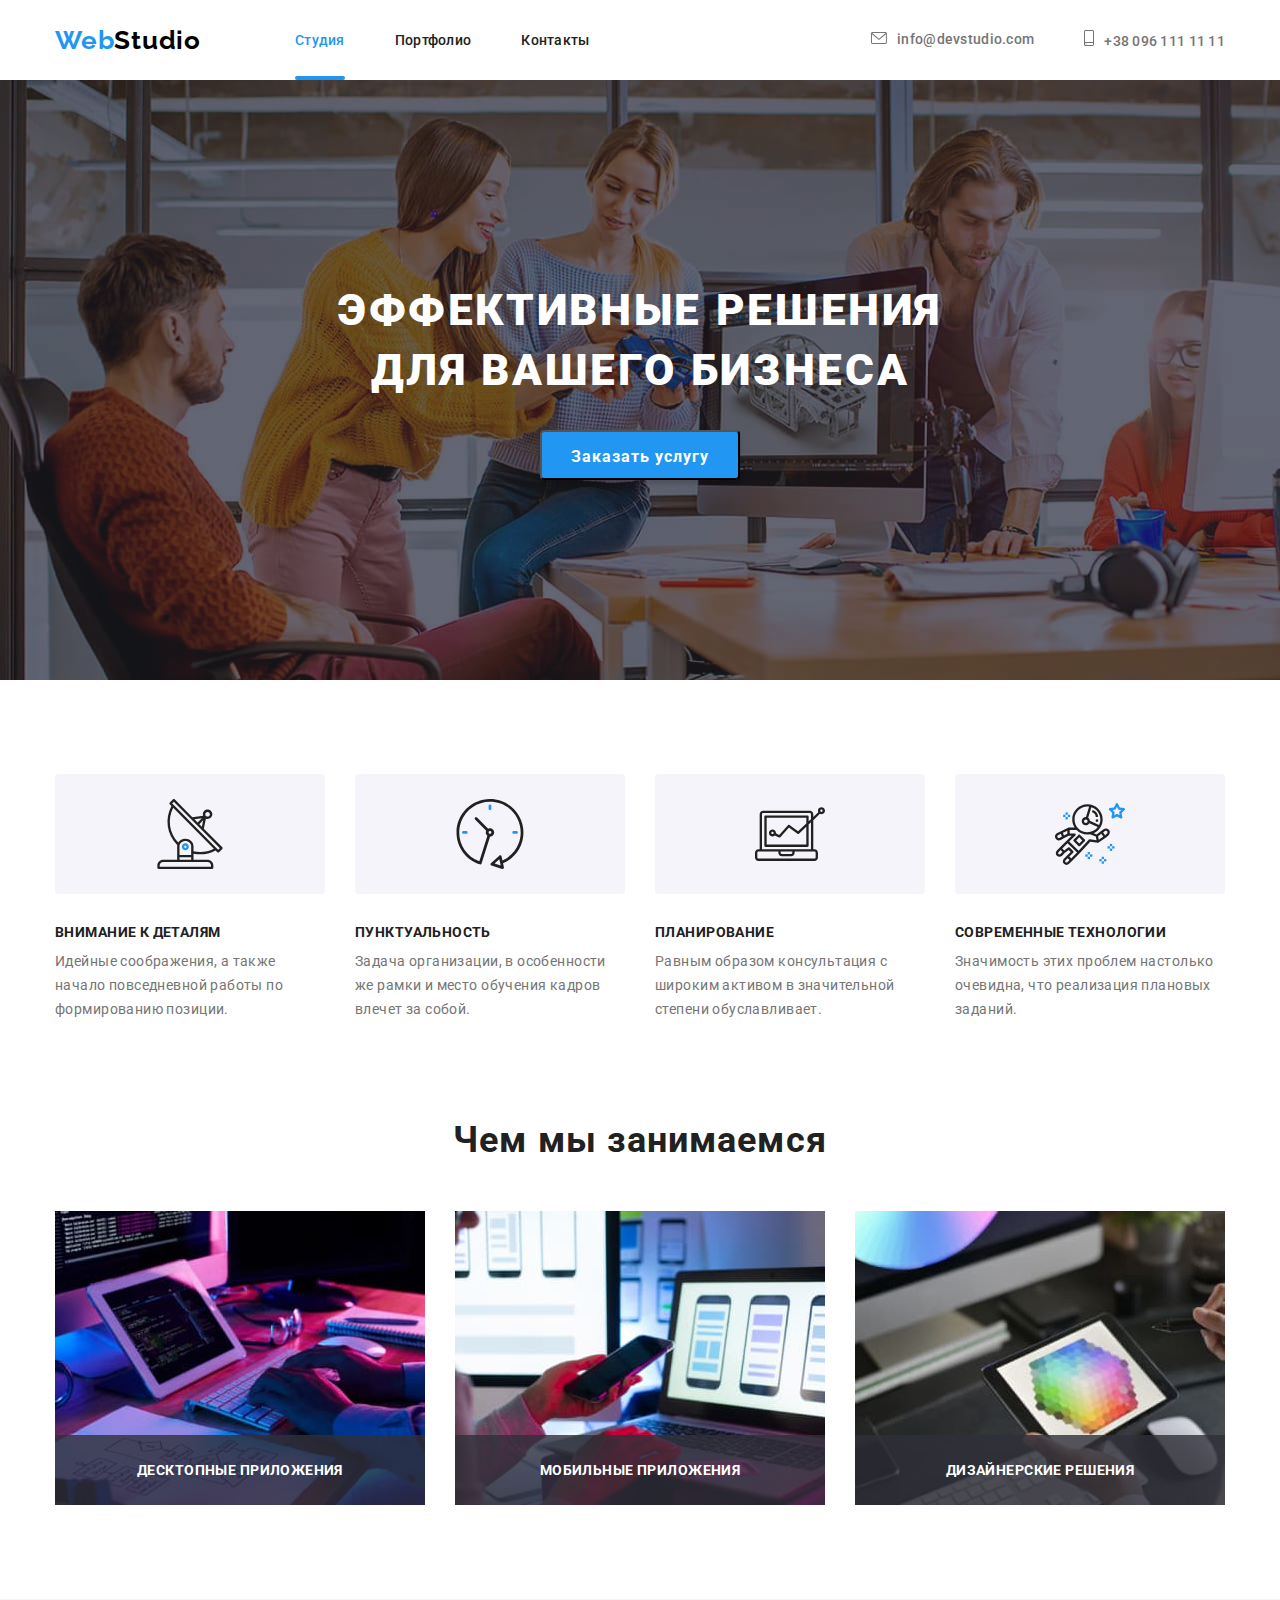
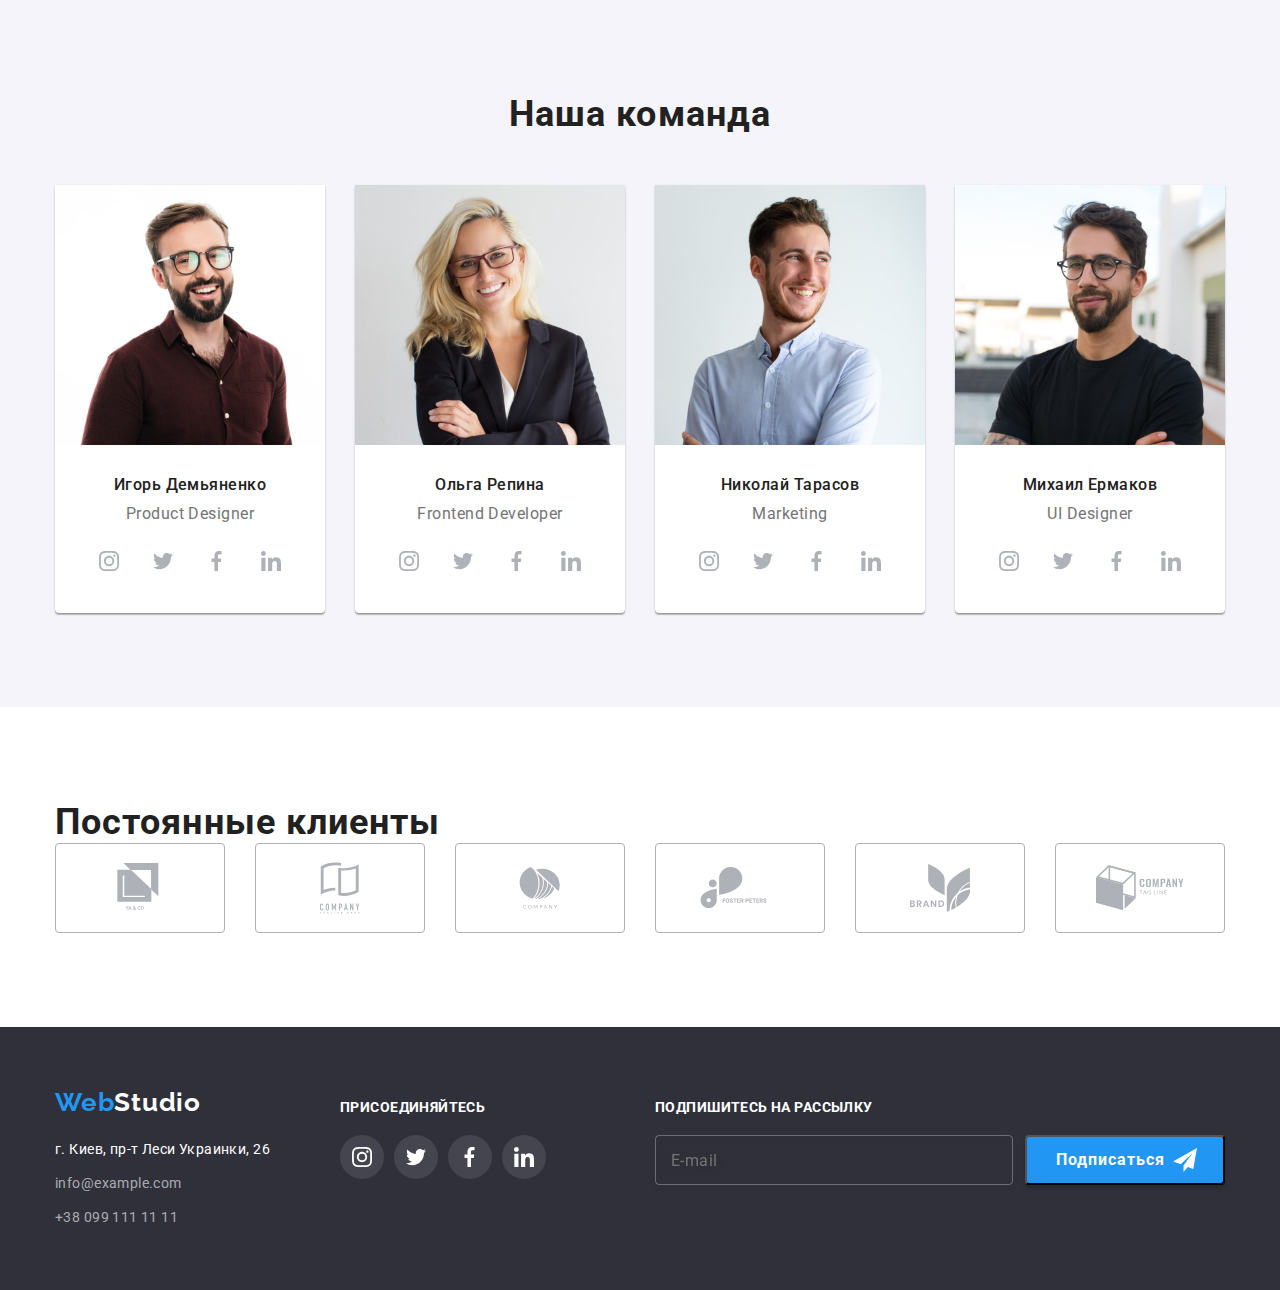
<file: index.html>
<!DOCTYPE html>
<html lang="ru">

<head>
    <meta charset="UTF-8">
    <meta name="viewport" content="width=device-width, initial-scale=1.0">
    <title>WebStudio</title>
    <link rel="stylesheet" href="https://cdnjs.cloudflare.com/ajax/libs/modern-normalize/1.0.0/modern-normalize.css">
    <link href="https://fonts.googleapis.com/css2?family=Raleway:wght@700&family=Roboto:wght@400;500;700;900&display=swap" rel="stylesheet">
    <link rel="stylesheet" href="./css/main.css">
</head>

<body>
    <!--HEADER-->
    <header class="header">
        <div class="container">
            <nav class="navigation">
                <a class="logo link" href="./index.html"> <span class="color-logo">Web</span>Studio</a>
                <ul class="navigation-list">
                  <li class="navigation-list-item list">
                      <a class="navigation-list-link current link" href="./index.html">Студия</a>
                  </li>
                  <li class="navigation-list-item list">
                      <a class="navigation-list-link link" href="./portfolio.html"> Портфолио</a>
                  </li>
                  <li class="navigation-list-item list">
                      <a class="navigation-list-link link" href=""> Контакты</a>
                  </li>
                </ul>
            </nav>
            <address class="address">
                <ul class="adress-links">
                    <li class="adress-links-item list">
                        <a class="header-address-link link header-mail " href="mailto:info@devstudio.com">
                            <svg class="mail-link-svg">
                                <use href="./images/sprite.svg#icon-mail"></use>
                            </svg>info@devstudio.com
                        </a>
                    </li>
                    <li class="adress-links-item list "> 
                        <a class="header-address-link link heder-smartphone" href="tel:+380961111111">
                            <svg class="smartphone-link-svg">
                                <use href="./images/sprite.svg#icon-smartphone"></use>
                            </svg>+38 096 111 11 11
                        </a>
                    </li>
                </ul>
            </address>
        </div>
    </header>

    <main>
        <!--HERO-->
        <section class="hero">
            <div class="container">
                <h1 class="hero-title ">Эффективные решения для вашего бизнеса</h1>
                <button class="modal-btn" type="button" data-modal-open>Заказать услугу</button>
            </div>
        </section>
        
        
        <!--FEUTER-->
        <section class="feauter-section-section">
           <div class="container">
             <h2 class="feauter-title-hidden visually-hidden">Особенности</h2>
             <ul class="feauter-list list">
               <li class="feauter-list-item icon-antena">
                  <h3 class="feauter-title">Внимание к деталям</h3>
                  <p class="feauter-description">Идейные соображения, а также начало повседневной работы по формированию позиции.</p>
               </li>
               <li class="feauter-list-item icon-clock">
                  <h3 class="feauter-title">Пунктуальность</h3>
                  <p class="feauter-description">Задача организации, в особенности же рамки и место обучения кадров влечет за собой.</p>
               </li>
               <li class="feauter-list-item icon-vector">
                  <h3 class="feauter-title">Планирование</h3>
                  <p class="feauter-description">Равным образом консультация с широким активом в значительной степени обуславливает.</p>
               </li>
               <li class="feauter-list-item icon-astronaut">
                 <h3 class="feauter-title">Современные технологии</h3>
                  <p class="feauter-description">Значимость этих проблем настолько очевидна, что реализация плановых заданий.</p>
               </li>
             </ul>
           </div>
        </section>

        <!--ABOUT US -->
        <section class="about-section-section">
            <div class="container">
                <h2 class="title">Чем мы занимаемся</h2>
                <ul class="about-list list">
                    <li class="about-list-item">
                        <img class="about-list-img" src="./images/about-us/web1.jpg" alt="человек пишет код" width="370" height="294">
                        <div class="label">
                            <p class="label-text">Десктопные приложения</p>
                        </div>
                    </li>
                    <li class="about-list-item">
                        <img class="about-list-img" src="./images/about-us/web2.jpg" alt="выбор дизайна на телефоне" width="370" height="294">
                        <div class="label">
                            <p class="label-text">Мобильные приложения</p>
                        </div> 
                    </li>
                    <li class="about-list-item">
                        <img class="about-list-img" src="./images/about-us/web3.jpg" alt="цветовая диаграмма" width="370" height="294">
                        <div class="label">
                            <p class="label-text">Дизайнерские решения</p>
                        </div> 
                    </li>
                </ul>
            </div>
        </section>

        <!--OUR TEAM--> 
        <section class="team-section">
            <div class="container">
                <h2 class="title">Наша команда</h2>
                <ul class="team-list list">
                    <li class="team-list-item background">
                        <img class="team-list-img" src="./images/our-team/team1.jpg" alt="мужщина с бородой и в очках улыбается" width="270" height="260">
                        <h3 class="team-title">Игорь Демьяненко</h3>
                        <p class="team-subtitle" lang="en">Product Designer</p>
                        <ul class="social-list list">
                            <li class="social-list-item">
                                <a class="social-list-link" href="">
                                    <svg class="social-list-svg">
                                        <use href="./images/sprite.svg#icon-instagram"></use>
                                    </svg>
                                </a>
                            </li>
                            <li class="social-list-item">
                                <a class="social-list-link" href="">
                                    <svg class="social-list-svg">
                                        <use href="./images/sprite.svg#icon-twitter"></use>
                                    </svg>
                                </a>
                            </li>
                            <li class="social-list-item">
                                <a class="social-list-link" href="">
                                    <svg class="social-list-svg">
                                        <use href="./images/sprite.svg#icon-facebook"></use>
                                    </svg>
                                </a>
                            </li>
                            <li class="social-list-item">
                                <a class="social-list-link" href="">
                                    <svg class="social-list-svg">
                                        <use href="./images/sprite.svg#icon-linkedin"></use>
                                    </svg>
                                </a>
                            </li>
                        </ul>
                    </li>
                    <li class="team-list-item background">
                        <img class="team-list-img" src="./images/our-team/team2.jpg" alt="женщина в очках с длинными влосами улыбается" width="270" height="260">
                        <h3 class="team-title">Ольга Репина</h3>
                        <p class="team-subtitle" lang="en">Frontend Developer</p>
                        <ul class="social-list list">
                            <li class="social-list-item">
                                <a class="social-list-link" href="">
                                    <svg class="social-list-svg">
                                        <use href="./images/sprite.svg#icon-instagram"></use>
                                    </svg>
                                </a>
                            </li>
                            <li class="social-list-item">
                                <a class="social-list-link" href="">
                                    <svg class="social-list-svg">
                                        <use href="./images/sprite.svg#icon-twitter"></use>
                                    </svg>
                                </a>
                            </li>
                            <li class="social-list-item">
                                <a class="social-list-link" href="">
                                    <svg class="social-list-svg">
                                        <use href="./images/sprite.svg#icon-facebook"></use>
                                    </svg>
                                </a>
                            </li>
                            <li class="social-list-item">
                                <a class="social-list-link" href="">
                                    <svg class="social-list-svg">
                                        <use href="./images/sprite.svg#icon-linkedin"></use>
                                    </svg>
                                </a>
                            </li>
                        </ul>
                    </li>
                    <li class="team-list-item background">
                        <img class="team-list-img" src="./images/our-team/team3.jpg" alt="мужщина с небольшой бородой улыбается" width="270" height="260">
                        <h3 class="team-title">Николай Тарасов</h3>
                        <p class="team-subtitle" lang="en">Marketing</p>
                        <ul class="social-list list">
                            <li class="social-list-item">
                                <a class="social-list-link" href="">
                                    <svg class="social-list-svg">
                                        <use href="./images/sprite.svg#icon-instagram"></use>
                                    </svg>
                                </a>
                            </li>
                            <li class="social-list-item">
                                <a class="social-list-link" href="">
                                    <svg class="social-list-svg">
                                        <use href="./images/sprite.svg#icon-twitter"></use>
                                    </svg>
                                </a>
                            </li>
                            <li class="social-list-item">
                                <a class="social-list-link" href="">
                                    <svg class="social-list-svg">
                                        <use href="./images/sprite.svg#icon-facebook"></use>
                                    </svg>
                                </a>
                            </li>
                            <li class="social-list-item">
                                <a class="social-list-link" href="">
                                    <svg class="social-list-svg">
                                        <use href="./images/sprite.svg#icon-linkedin"></use>
                                    </svg>
                                </a>
                            </li>
                        </ul>
                    </li>
                    <li class="team-list-img background">
                        <img class="team-list-img" src="./images/our-team/team4.jpg" alt="мужщина с бородой и в очках" width="270" height="260">
                        <h3 class="team-title">Михаил Ермаков</h3>
                        <p class="team-subtitle" lang="en">UI Designer</p>
                        <ul class="social-list list">
                            <li class="social-list-item">
                                <a class="social-list-link" href="">
                                    <svg class="social-list-svg">
                                        <use href="./images/sprite.svg#icon-instagram"></use>
                                    </svg>
                                </a>
                            </li>
                            <li class="social-list-item">
                                <a class="social-list-link" href="">
                                    <svg class="social-list-svg">
                                        <use href="./images/sprite.svg#icon-twitter"></use>
                                    </svg>
                                </a>
                            </li>
                            <li class="social-list-item">
                                <a class="social-list-link" href="">
                                    <svg class="social-list-svg">
                                        <use href="./images/sprite.svg#icon-facebook"></use>
                                    </svg>
                                </a>
                            </li>
                            <li class="social-list-item">
                                <a class="social-list-link" href="">
                                    <svg class="social-list-svg">
                                        <use href="./images/sprite.svg#icon-linkedin"></use>
                                    </svg>
                                </a>
                            </li>
                        </ul>
                    </li>
                </ul>
            </div>
        </section>

        <!--CLIENT-->
        <section class="client">
            <div class="container">
                <h2 class="title">Постоянные клиенты</h2>
                <ul class="client-list list">
                    <li class="client-item">
                        <a class="client-item-link" href="">
                            <svg class="client-item-svg logo-a" >
                                <use  href="./images/sprite.svg#icon-logo1"></use>
                            </svg>
                        </a>
                    </li>
                    <li class="client-item">
                        <a class="client-item-link" href="">
                            <svg class="client-item-svg logo-b">
                                <use href="./images/sprite.svg#icon-logo2"></use>
                            </svg>
                        </a>
                    </li>
                    <li class="client-item">
                        <a class="client-item-link" href="">
                            <svg class="client-item-svg logo-c">
                                <use href="./images/sprite.svg#icon-logo3"></use>
                            </svg>
                        </a>
                    </li>
                    <li class="client-item">
                        <a class="client-item-link" href="">
                            <svg class="client-item-svg logo-d">
                                <use href="./images/sprite.svg#icon-logo4"></use>
                            </svg>
                        </a>
                    </li>
                    <li class="client-item">
                        <a class="client-item-link" href="">
                            <svg class="client-item-svg logo-e">
                                <use href="./images/sprite.svg#icon-logo5"></use>
                            </svg>
                        </a>
                    </li>
                    <li class="client-item">
                        <a class="client-item-link" href="">
                            <svg class="client-item-svg logo-f">
                                <use href="./images/sprite.svg#icon-logo6"></use>
                            </svg>
                        </a>
                    </li>
                </ul>

            </div>

        </section>
    </main>

    <!--FOOTER-->
    <footer class="footer-section">
        <div class="container">
            <div class="contact-footer">
                <a class="logo-footer link" href="./index.html"> <span class="color-logo">Web</span>Studio</a>
            <address class="address">
                <ul class="contact-list list">
                    <li class="contact-list-item">
                        <a class="contact-list-link-address link" href="https://goo.gl/maps/dNZS116eVoGT63r19" target="г. Киев, пр-т Леси Украинки, 26">г. Киев, пр-т Леси Украинки, 26</a>
                    </li>
                    <li class="contact-list-item">
                        <a class="contact-list-link link" href="mailto:info@example.com">info@example.com</a>
                    </li>
                    <li class="contact-list-item">
                        <a class="contact-list-link link" href="tel:+380991111111">+38 099 111 11 11</a>
                    </li>
                </ul>
            </address>
            </div>
            <!--SOCIAL-FOOTER-->
            <div class="social-footer">
                <h3 class="social-title">Присоединяйтесь</h3>
                <ul class="social-footer-list list">
                    <li class="social-footer-list-item">
                        <a class="social-footer-list-link" href="">
                            <svg class="social-footer-list-svg">
                                <use href="./images/sprite.svg#icon-instagram"></use>
                            </svg>
                        </a>
                    </li>
                    <li class="social-footer-list-item">
                        <a class="social-footer-list-link" href="">
                            <svg class="social-footer-list-svg">
                                <use href="./images/sprite.svg#icon-twitter"></use>
                            </svg>
                        </a>
                    </li>
                    <li class="social-footer-list-item">
                        <a class="social-footer-list-link" href="">
                            <svg class="social-footer-list-svg">
                                <use href="./images/sprite.svg#icon-facebook"></use>
                            </svg>
                        </a>
                    </li>
                    <li class="social-footer-list-item">
                        <a class="social-footer-list-link" href="">
                            <svg class="social-footer-list-svg">
                                <use href="./images/sprite.svg#icon-linkedin"></use>
                            </svg>
                        </a>
                    </li>
                </ul>
            </div>
            <!--MAILING-->
            <div class="mailing">
                <h3 class="mailing-title">Подпишитесь на рассылку</h3>
                <form class="form-mailing" >
                     <div class="mail-field">
                         <label for="email-mailing" class="mailing-label"></label>
                         <input type="email" class="mailing-input" name="email-mailing" id="email-mailing" placeholder="E-mail">
                     </div>
                     <div class="button-send">
                        <button type="submit" class="mailing-button">Подписаться</button>
                        <svg class="send">
                            <use href="./images/sprite.svg#icon-send"></use>
                        </svg>
                     </div>
                </form>
            </div>
        </div>
    </footer>

    <!--MODAL-->
    <div class="backdrop is-hidden" data-modal>
        <div class="modal">
            <button type="button" class="close-btn" data-modal-close>
                <svg class="close">
                    <use href="./images/sprite.svg#icon-close"></use>
                </svg>
            </button>
            <h2 class="form-title">Оставьте свои данные, мы вам перезвоним</h2>
            <form class="form">
                <div class="form-field">
                    <label for="name" class="form-label">Имя</label>
                    <input type="text" class="form-input" name="name" minlength="2" id="name"/>
                    <svg class="form-pericon-svg icon">
                        <use href="./images/sprite.svg#icon-person"></use>
                    </svg>
                </div>
                <div class="form-field">
                    <label for="tel" class="form-label">Телефон</label>
                    <input type="tel" class="form-input" name="tel" id="tel"> 
                    <svg class="form-phone-svg icon">
                        <use href="./images/sprite.svg#icon-phone"></use>
                    </svg>
                </div>
                <div class="form-field">
                    <label for="email" class="form-label">Почта</label>
                    <input type="email" class="form-input" name="email" id="email">
                    <svg class="form-email-svg icon">
                        <use href="./images/sprite.svg#icon-email"></use>
                    </svg>
                </div>
                <div class="form-field">
                    <label for="message" class="form-label ">Комментарий</label>
                    <textarea name="message" class="form-coment" placeholder="Введите текст">
                    </textarea>
                </div>
                <div class="form-chekbox">
                    <input type="checkbox" class="checkbox visually-hidden" name="checkbox" id="agreement-checkbox">
                    <label for="agreement-checkbox" class="label-checkbox">Соглашаюсь с рассылкой и принимаю 
                        <a href="#">Условия договора</a>
                    </label>
                </div>
                <button type="submit" class="button-submit">Отправить</button>
            </form>
        </div>
    </div>

    <script src="./js/modal.js"></script>
</body>

</html>
</file>
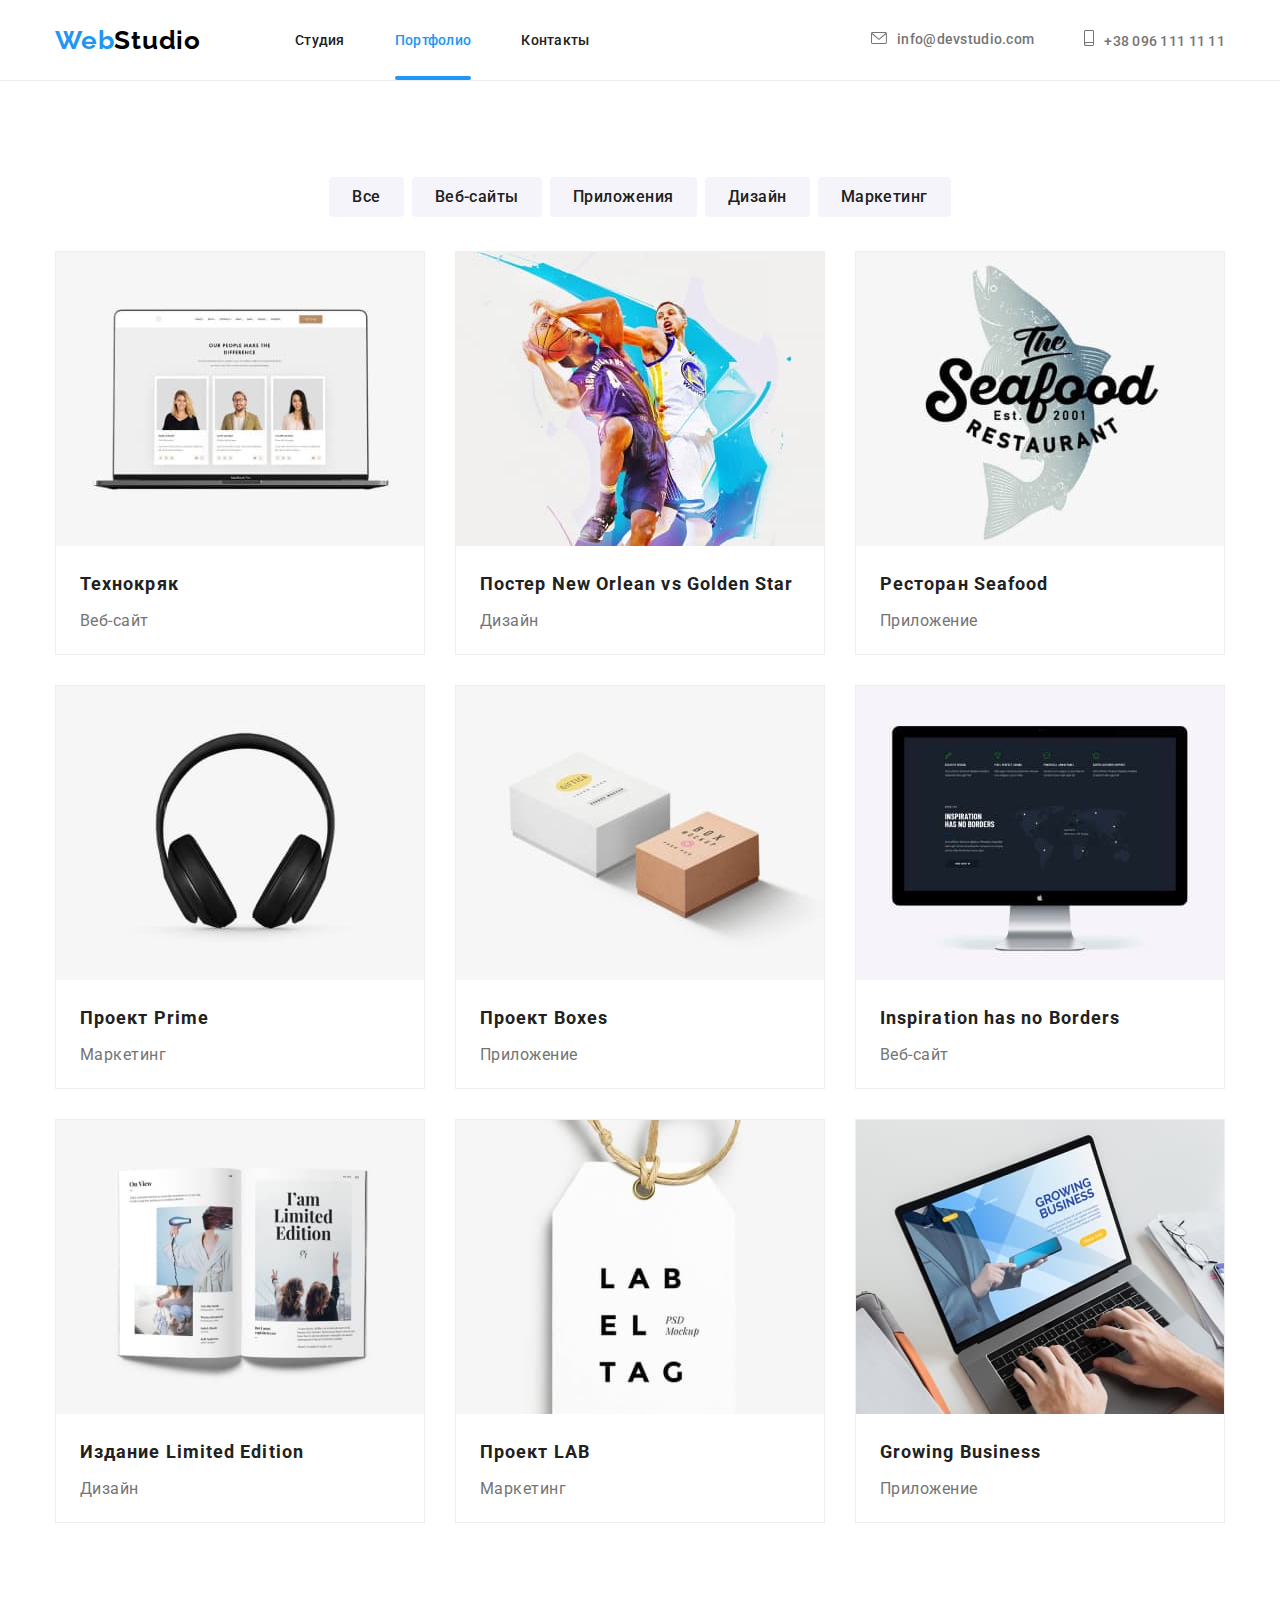
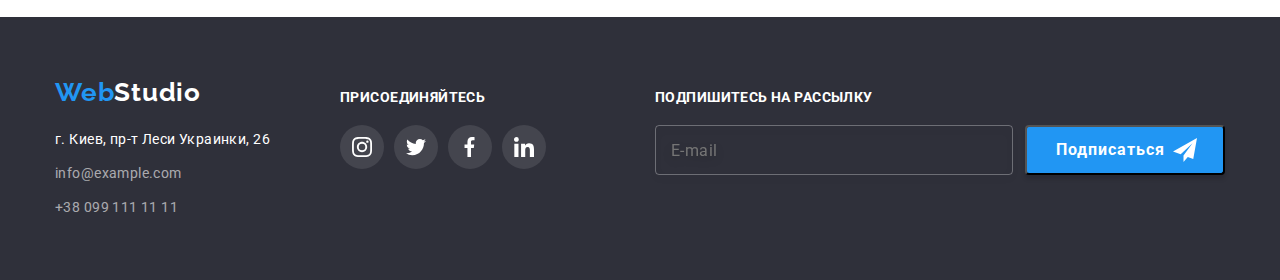
<file: portfolio.html>
<!DOCTYPE html>
<html lang="ru">

<head>
    <meta charset="UTF-8">
    <meta name="viewport" content="width=device-width, initial-scale=1.0">
    <title>WebStudio</title>
    <link rel="stylesheet" href="https://cdnjs.cloudflare.com/ajax/libs/modern-normalize/1.0.0/modern-normalize.css">
    <link href="https://fonts.googleapis.com/css2?family=Raleway:wght@700&family=Roboto:wght@400;500;700;900&display=swap" rel="stylesheet">
    <link rel="stylesheet" href="./css/portfolio.css">
</head>


<body>
    <!--HEADER-->
    <header class="header portfolio">
        <div class="container">
            <nav class="navigation">
                <a class="logo link" href="./index.html"> <span class="color-logo">Web</span>Studio</a>
                <ul class="navigation-list">
                  <li class="navigation-list-item list">
                      <a class="navigation-list-link link" href="./index.html">Студия</a>
                  </li>
                  <li class="navigation-list-item list">
                      <a class="navigation-list-link current link" href="./portfolio.html"> Портфолио</a>
                  </li>
                  <li class="navigation-list-item list">
                      <a class="navigation-list-link link" href=""> Контакты</a>
                  </li>
                </ul>
            </nav>
            <address class="address">
                <ul class="adress-links">
                    <li class="adress-links-item list">
                        <a class="header-address-link link header-mail " href="mailto:info@devstudio.com">
                            <svg class="mail-link-svg">
                                <use href="./images/sprite.svg#icon-mail"></use>
                            </svg>info@devstudio.com
                        </a>
                    </li>
                    <li class="adress-links-item list "> 
                        <a class="header-address-link link heder-smartphone" href="tel:+380961111111">
                            <svg class="smartphone-link-svg">
                                <use href="./images/sprite.svg#icon-smartphone"></use>
                            </svg>+38 096 111 11 11
                        </a>
                    </li>
                </ul>
            </address>
        </div>
    </header>

    <main>
        <!--FILTER-->
        <section class="filter-section">
            <div class="container">
                <h1 class="filter-title-hidden visually-hidden">Фильтр</h1>
                <ul class="filter-list list">
                    <li class="filter-list-item">
                        <button class="filtr-btn" type="button">Все</button>
                    </li>
                    <li class="filter-list-item">
                        <button class="filtr-btn" type="button">Веб-сайты</button>
                    </li>
                    <li class="filter-list-item">
                        <button class="filtr-btn" type="button">Приложения</button>
                    </li>
                    <li class="filter-list-item">
                        <button class="filtr-btn" type="button">Дизайн</button>
                    </li>
                    <li class="filter-list-item">
                        <button class="filtr-btn" type="button">Маркетинг</button>
                    </li>
                </ul>
            </div>
        </section>

        <!--PORTFOLIO-->
        <section class="portfolio-section-section">
            <div class="container">
                <ul class="portfolio-list list">
                    <li class="portfolio-list-item" tabindex="0">
                        <div class="portfolio-list-img-wrapper">
                            <img class="portfolio-list-img" src="./images/portfolio/portfolio1.jpg" alt="откытый ноутбук" width="370" height="294">
                            <div class="overlay">
                                <p class="overlay-text">Технокряк это современная площадка распространения коронавируса. Компании используют эту платформу для цифрового шпионажа и атак на защищённые сервера конкурентов.</p>
                            </div>
                        </div>
                        <h2 class="portfolio-title">Технокряк</h2>
                        <p class="portfolio-subtitle">Веб-сайт</p>
                    </li>
                    <li class="portfolio-list-item" tabindex="0">
                        <div class="portfolio-list-img-wrapper">
                            <img class="portfolio-list-img" src="./images/portfolio/portfolio2.jpg" alt="баскетболисты боряться за мяч" width="370" height="294">
                            <div class="overlay">
                                <p class="overlay-text">Технокряк это современная площадка распространения коронавируса. Компании используют эту платформу для цифрового шпионажа и атак на защищённые сервера конкурентов.</p>
                            </div>
                        </div>
                        <h2 class="portfolio-title">Постер <span lang="en">New Orlean vs Golden Star</span></h2>
                        <p class="portfolio-subtitle">Дизайн</p>
                    </li>
                    <li class="portfolio-list-item" tabindex="0">
                        <div class="portfolio-list-img-wrapper">
                            <img class="portfolio-list-img" src="./images/portfolio/portfolio3.jpg" alt="большая рыба" width="370" height="294">
                            <div class="overlay">
                                <p class="overlay-text">Технокряк это современная площадка распространения коронавируса. Компании используют эту платформу для цифрового шпионажа и атак на защищённые сервера конкурентов.</p>
                            </div>
                        </div>
                        <h2 class="portfolio-title">Ресторан <span lang="en">Seafood</span></h2>
                        <p class="portfolio-subtitle">Приложение</p>
                    </li>
                    <li class="portfolio-list-item" tabindex="0">
                        <div class="portfolio-list-img-wrapper">
                            <img class="portfolio-list-img" src="./images/portfolio/portfolio4.jpg" alt="наушники" width="370" height="294">
                            <div class="overlay">
                                <p class="overlay-text">Технокряк это современная площадка распространения коронавируса. Компании используют эту платформу для цифрового шпионажа и атак на защищённые сервера конкурентов.</p>
                            </div>
                        </div>
                        <h2 class="portfolio-title">Проект <span lang="en">Prime</span></h2>
                        <p class="portfolio-subtitle">Маркетинг</p>
                    </li>
                    <li class="portfolio-list-item" tabindex="0">
                        <div class="portfolio-list-img-wrapper">
                            <img class="portfolio-list-img" src="./images/portfolio/portfolio5.jpg" alt="две коробки" width="370" height="294">
                            <div class="overlay">
                                <p class="overlay-text">Технокряк это современная площадка распространения коронавируса. Компании используют эту платформу для цифрового шпионажа и атак на защищённые сервера конкурентов.</p>
                            </div>
                        </div>
                        <h2 class="portfolio-title">Проект <span lang="en">Boxes</span></h2>
                        <p class="portfolio-subtitle">Приложение</p>
                    </li>
                    <li class="portfolio-list-item" tabindex="0">
                        <div class="portfolio-list-img-wrapper">
                            <img class="portfolio-list-img" src="./images/portfolio/portfolio6.jpg" alt="монитор копьютера" width="370" height="294">
                            <div class="overlay">
                                <p class="overlay-text">Технокряк это современная площадка распространения коронавируса. Компании используют эту платформу для цифрового шпионажа и атак на защищённые сервера конкурентов.</p>
                            </div>
                        </div>
                        <h2 class="portfolio-title" lang="en">Inspiration has no Borders</h2>
                        <p class="portfolio-subtitle">Веб-сайт</p>
                    </li>
                    <li class="portfolio-list-item" tabindex="0">
                        <div class="portfolio-list-img-wrapper">
                            <img class="portfolio-list-img" src="./images/portfolio/portfolio7.jpg" alt="откытая книга" width="370" height="294">
                            <div class="overlay">
                                <p class="overlay-text">Технокряк это современная площадка распространения коронавируса. Компании используют эту платформу для цифрового шпионажа и атак на защищённые сервера конкурентов.</p>
                            </div>
                        </div>
                        <h2 class="portfolio-title">Издание <span lang="en">Limited Edition</span></h2>
                        <p class="portfolio-subtitle">Дизайн</p>
                    </li>
                    <li class="portfolio-list-item" tabindex="0">
                        <div class="portfolio-list-img-wrapper">
                            <img class="portfolio-list-img" src="./images/portfolio/portfolio8.jpg" alt="ярлык" width="370" height="294">
                            <div class="overlay">
                                <p class="overlay-text">Технокряк это современная площадка распространения коронавируса. Компании используют эту платформу для цифрового шпионажа и атак на защищённые сервера конкурентов.</p>
                            </div>
                        </div>
                        <h2 class="portfolio-title">Проект <span lang="en">LAB</span></h2>
                        <p class="portfolio-subtitle">Маркетинг</p>
                    </li>
                    <li class="portfolio-list-item" tabindex="0">
                        <div class="portfolio-list-img-wrapper">
                            <img class="portfolio-list-img" src="./images/portfolio/portfolio9.jpg" alt="поиск информации по ноутбуку" width="370" height="294">
                            <div class="overlay">
                                <p class="overlay-text">Технокряк это современная площадка распространения коронавируса. Компании используют эту платформу для цифрового шпионажа и атак на защищённые сервера конкурентов.</p>
                            </div>
                        </div>
                        <h2 class="portfolio-title" lang="en">Growing Business</h2>
                        <p class="portfolio-subtitle">Приложение</p>
                    </li>
                </ul>
            </div>
        </section>
    </main>

   <!--FOOTER-->
   <footer class="footer-section">
    <div class="container">
        <div class="contact-footer">
            <a class="logo-footer link" href="./index.html"> <span class="color-logo">Web</span>Studio</a>
        <address class="address">
            <ul class="contact-list list">
                <li class="contact-list-item">
                    <a class="contact-list-link-address link" href="https://goo.gl/maps/dNZS116eVoGT63r19" target="г. Киев, пр-т Леси Украинки, 26">г. Киев, пр-т Леси Украинки, 26</a>
                </li>
                <li class="contact-list-item">
                    <a class="contact-list-link link" href="mailto:info@example.com">info@example.com</a>
                </li>
                <li class="contact-list-item">
                    <a class="contact-list-link link" href="tel:+380991111111">+38 099 111 11 11</a>
                </li>
            </ul>
        </address>
        </div>
        <div class="social-footer">
            <h3 class="social-title">Присоединяйтесь</h3>
            <ul class="social-footer-list list">
                <li class="social-footer-list-item">
                    <a class="social-footer-list-link" href="">
                        <svg class="social-footer-list-svg">
                            <use href="./images/sprite.svg#icon-instagram"></use>
                        </svg>
                    </a>
                </li>
                <li class="social-footer-list-item">
                    <a class="social-footer-list-link" href="">
                        <svg class="social-footer-list-svg">
                            <use href="./images/sprite.svg#icon-twitter"></use>
                        </svg>
                    </a>
                </li>
                <li class="social-footer-list-item">
                    <a class="social-footer-list-link" href="">
                        <svg class="social-footer-list-svg">
                            <use href="./images/sprite.svg#icon-facebook"></use>
                        </svg>
                    </a>
                </li>
                <li class="social-footer-list-item">
                    <a class="social-footer-list-link" href="">
                        <svg class="social-footer-list-svg">
                            <use href="./images/sprite.svg#icon-linkedin"></use>
                        </svg>
                    </a>
                </li>
            </ul>
        </div>
        <!--MAILING-->
        <div class="mailing">
            <h3 class="mailing-title">Подпишитесь на рассылку</h3>
            <form class="form-mailing" >
                 <div class="mail-field">
                     <label for="email-mailing" class="mailing-label"></label>
                     <input type="email" class="mailing-input" name="email-mailing" id="email-mailing" placeholder="E-mail">
                 </div>
                 <div class="button-send">
                    <button type="submit" class="mailing-button">Подписаться</button>
                    <svg class="send">
                        <use href="./images/sprite.svg#icon-send"></use>
                    </svg>
                 </div>
            </form>
        </div>
    </div>
</footer>
</body>

</html>
</file>
<file: css/main.css>
.visually-hidden {
  position: absolute;
  width: 1px;
  height: 1px;
  margin: -1px;
  border: 0;
  padding: 0;
  clip: rect(0 0 0 0);
  overflow: hidden;
}

*,
*::before,
*::after {
  margin: 0;
  padding: 0;
}

body {
  font-family: "Roboto", sans-serif;
  font-style: normal;
}

.list {
  list-style: none;
}

.link {
  text-decoration: none;
}

.address {
  font-style: normal;
}

img {
  display: block;
}

.container {
  width: 1200px;
  padding: 0 15px;
  margin: 0 auto;
}

.title {
  font-weight: 700;
  font-size: 36px;
  line-height: 1.167;
  letter-spacing: 0.03em;
  color: #212121;
}

.about-section-section .title {
  display: flex;
  padding-bottom: 50px;
  justify-content: center;
}

.backdrop {
  position: fixed;
  top: 50%;
  left: 50%;
  transform: translate(-50%, -50%);
  width: 1600px;
  height: 1024px;
  background: rgba(0, 0, 0, 0.2);
  transition: all 250ms cubic-bezier(0.4, 0, 0.2, 1);
}

.backdrop.is-hidden {
  opacity: 0;
  visibility: hidden;
  pointer-events: none;
  transition: all 250ms linear 250ms;
}

.close {
  width: 30px;
  height: 30px;
  border: 1px solid rgba(0, 0, 0, 0.1);
  border-radius: 50%;
  background: #FFFFFF;
}

.close-btn {
  position: absolute;
  top: 8px;
  right: 8px;
  background: #FFFFFF;
  border: 0px;
  cursor: pointer;
}

.portfolio {
  border-bottom: 1px solid #ECECEC;
}

.header .container {
  display: flex;
  align-items: center;
}

.navigation {
  display: flex;
  align-items: center;
}

.navigation-list {
  display: flex;
}

.adress-links {
  display: flex;
}

.logo {
  color: #000000;
  margin-right: 94px;
}

.color-logo {
  color: #2196F3;
}

.logo,
.color-logo,
.logo-footer {
  font-family: "Raleway", sans-serif;
  font-weight: 700;
  font-size: 26px;
  line-height: 1.192;
  letter-spacing: 0.03em;
}

.navigation-list-link {
  display: block;
  padding-top: 32px;
  padding-bottom: 32px;
  font-weight: 500;
  font-size: 14px;
  line-height: 1.143;
  letter-spacing: 0.02em;
  color: #212121;
  transition: color 250ms cubic-bezier(0.4, 0, 0.2, 1);
}

.navigation-list-link:hover,
.navigation-list-link:focus,
.header-address-link:hover,
.header-address-link:focus {
  color: #2196F3;
}

.navigation-list-item {
  position: relative;
}

.navigation-list-item:not(:last-child) {
  margin-right: 50px;
}

.navigation-list-item .current::after {
  content: '';
  position: absolute;
  left: 0;
  bottom: 0;
  display: block;
  width: 100%;
  height: 4px;
  background: #2196F3;
  border-radius: 2px;
}

.current {
  color: #2196F3;
}

.header .address {
  margin-left: auto;
}

.mail-link-svg {
  width: 16px;
  height: 12px;
  margin-right: 10px;
}

.header-mail:hover .mail-link-svg,
.header-mail:focus .mail-link-svg {
  fill: #2196F3;
}

.smartphone-link-svg {
  width: 10px;
  height: 16px;
  margin-right: 10px;
}

.heder-smartphone:hover .smartphone-link-svg,
.heder-smartphone:focus .smartphone-link-svg {
  fill: #2196F3;
}

.adress-links-item:not(:last-child) {
  margin-right: 50px;
}

.adress-links-item:hover svg {
  fill: #2196F3;
}

.adress-links-item {
  fill: #757575;
  cursor: pointer;
}

.header-address-link {
  font-weight: 500;
  font-size: 14px;
  line-height: 1.143;
  letter-spacing: 0.02em;
  color: #757575;
  transition: color 250ms cubic-bezier(0.4, 0, 0.2, 1);
}

.hero {
  text-align: center;
  max-width: 1600px;
  margin: 0 auto;
  background-image: linear-gradient(rgba(47, 48, 58, 0.4), rgba(47, 48, 58, 0.4)), url(../images/hero/hero.jpg);
}

.hero-title {
  padding-top: 200px;
  padding-left: 236px;
  padding-right: 236px;
  margin-bottom: 30px;
  font-weight: 900;
  font-size: 44px;
  line-height: 1.364;
  letter-spacing: 0.06em;
  text-transform: uppercase;
  color: #FFFFFF;
}

.modal {
  position: absolute;
  top: 50%;
  left: 50%;
  transform: translate(-50%, -50%) scale(1);
  width: 528px;
  height: 581px;
  background: #FFFFFF;
  box-shadow: 0px 1px 3px rgba(0, 0, 0, 0.12), 0px 1px 1px rgba(0, 0, 0, 0.14), 0px 2px 1px rgba(0, 0, 0, 0.2);
  border-radius: 4px;
  transition: all 250ms linear 250ms;
}

.backdrop.is-hidden .modal {
  transform: translate(-50%, -50%) scale(0);
  transition: all 250ms linear 0ms;
}

.modal-btn {
  margin-bottom: 200px;
  font-weight: 700;
  font-size: 16px;
  line-height: 1.875;
  letter-spacing: 0.06em;
  color: #FFFFFF;
  background: #2196F3;
  min-width: 200px;
  height: 50px;
  box-shadow: 0px 4px 4px rgba(0, 0, 0, 0.15);
  border-radius: 4px;
  padding: 10px 20px;
}

.form-title {
  font-family: "Roboto", sans-serif;
  font-style: 700;
  font-weight: bold;
  font-size: 20px;
  line-height: 1,15;
  text-align: center;
  letter-spacing: 0.03em;
  color: #212121;
  margin-top: 40px;
  margin-left: 40px;
  margin-right: 40px;
  margin-bottom: 12px;
}

.form-field {
  position: relative;
  display: flex;
  flex-direction: column;
  padding-left: 40px;
  padding-right: 40px;
}

.form-label {
  display: flex;
  padding-bottom: 4px;
  font-family: "Roboto", sans-serif;
  font-weight: 400;
  font-size: 12px;
  line-height: 1,167;
  letter-spacing: 0.01em;
  color: #757575;
}

.form-label:nth-last-child(n+2) {
  padding-top: 10px;
}

.form-input {
  width: 100%;
  height: 40px;
  padding-left: 42px;
  border: 1px solid rgba(33, 33, 33, 0.2);
  box-sizing: border-box;
  border-radius: 4px;
  outline-color: #2196F3;
  transition: border-color 250ms cubic-bezier(0.4, 0, 0.2, 1);
}

.form-input:hover, .form-input:focus {
  border-color: #2196F3;
}

.form-field:focus-within .form-input {
  border: 1px solid #2196F3;
}

.form-coment {
  width: 448px;
  height: 120px;
  padding: 12px 16px;
  border: 1px solid rgba(33, 33, 33, 0.2);
  box-sizing: border-box;
  border-radius: 4px;
  font-family: "Roboto", sans-serif;
  ont-weight: 400;
  font-size: 14px;
  line-height: 1,143;
  letter-spacing: 0.01em;
  resize: none;
  outline-color: #2196F3;
  transition: border-color 250ms cubic-bezier(0.4, 0, 0.2, 1);
}

.form-coment:hover, .form-coment:focus {
  border-color: #2196F3;
}

.form-field:focus-within .form-coment {
  border: 1px solid #2196F3;
}

.form-chekbox {
  margin-top: 20px;
  margin-right: 51px;
  margin-left: 52px;
  margin-bottom: 30px;
}

.form-field:focus-within .icon {
  fill: #2196F3;
}

.form-pericon-svg,
.form-phone-svg,
.form-email-svg {
  position: absolute;
  bottom: 11px;
  left: 52px;
  width: 18px;
  height: 18px;
}

.visually-hidden {
  position: absolute !important;
  clip: rect(1px 1px 1px 1px);
  /* IE6, IE7 */
  clip: rect(1px, 1px, 1px, 1px);
  padding: 0 !important;
  border: 0 !important;
  height: 1px !important;
  width: 1px !important;
  overflow: hidden;
}

.label-checkbox {
  font-family: "Roboto", sans-serif;
  font-weight: 400;
  font-size: 14px;
  line-height: 1.714;
  letter-spacing: 0.03em;
  color: #757575;
}

.label-checkbox::before {
  display: inline-block;
  content: "";
  width: 16px;
  height: 15px;
  outline: solid 1px #212121;
  margin-right: 8px;
}

.checkbox:checked + .label-checkbox::before {
  background-color: #2196F3;
  background-image: url(../images/form/icon-check.svg);
  outline: solid 1px #2196F3;
  transition: all 250ms cubic-bezier(0.4, 0, 0.2, 1);
}

.button-submit {
  display: inline-block;
  margin-right: 164px;
  margin-left: 164px;
  margin-bottom: 40px;
  padding: 10 55;
  font-style: #2196F3;
  font-weight: 700;
  font-size: 16px;
  line-height: 1,875;
  letter-spacing: 0.06em;
  color: #FFFFFF;
  width: 200px;
  height: 50px;
  background: #2196F3;
  box-shadow: 0px 4px 4px rgba(0, 0, 0, 0.15);
  border-radius: 4px;
  border: none;
  transition: all 250ms cubic-bezier(0.4, 0, 0.2, 1);
}

.button-submit:hover, .button-submit:focus {
  background-color: #188CE8;
  outline-color: #2196F3;
}

.feauter-section-section {
  padding-top: 94px;
  padding-bottom: 94px;
}

.feauter-list {
  display: flex;
}

.feauter-list-item::before {
  content: '';
  display: block;
  width: 270px;
  height: 120px;
  background-color: #F5F4FA;
  background-repeat: no-repeat;
  background-position: center;
  border-radius: 4px;
  margin-bottom: 30px;
}

.icon-antena::before {
  background-image: url(../images/feauter/antenna1.svg);
}

.icon-clock::before {
  background-image: url(../images/feauter/clock2.svg);
}

.icon-vector::before {
  background-image: url(../images/feauter/vector3.svg);
}

.icon-astronaut::before {
  background-image: url(../images/feauter/astronaut4.svg);
}

.feauter-list-item:not(:last-child) {
  margin-right: 30px;
}

.feauter-title {
  margin-bottom: 10px;
  font-weight: 700;
  font-size: 14px;
  line-height: 1.143;
  letter-spacing: 0.03em;
  text-transform: uppercase;
  color: #212121;
}

.feauter-description {
  width: 270px;
  height: 75px;
  font-weight: 400;
  font-size: 14px;
  line-height: 1.714;
  letter-spacing: 0.03em;
  color: #757575;
}

.about-section-section {
  padding-bottom: 94px;
}

.about-list {
  display: flex;
  justify-content: space-between;
}

.about-list-item {
  position: relative;
}

.label {
  position: absolute;
  bottom: 0;
  right: 0;
  width: 370px;
  height: 70px;
  background: rgba(47, 48, 58, 0.8);
  display: flex;
  justify-content: center;
  align-items: center;
}

.label-text {
  font-weight: 700;
  font-size: 14px;
  line-height: 1.143;
  letter-spacing: 0.03em;
  text-align: center;
  text-transform: uppercase;
  color: #FFFFFF;
}

.team-section {
  background: #F5F4FA;
}

.team-list {
  display: flex;
  justify-content: space-between;
  padding-bottom: 94px;
}

.team-section .title {
  display: flex;
  padding-top: 94px;
  padding-bottom: 50px;
  justify-content: center;
}

.team-title {
  margin-top: 30px;
  margin-bottom: 10px;
  font-weight: 500;
  font-size: 16px;
  line-height: 1.187;
  letter-spacing: 0.03em;
  text-align: center;
  color: #212121;
}

.team-subtitle {
  margin-bottom: 16px;
  font-weight: 400;
  font-size: 16px;
  line-height: 1.187;
  letter-spacing: 0.03em;
  text-align: center;
  color: #757575;
}

.background {
  width: 270px;
  height: 428px;
  background: #FFFFFF;
  box-shadow: 0px 1px 3px rgba(0, 0, 0, 0.12), 0px 1px 1px rgba(0, 0, 0, 0.14), 0px 2px 1px rgba(0, 0, 0, 0.2);
  border-radius: 0px 0px 4px 4px;
}

.social-list {
  display: flex;
  justify-content: space-between;
  margin-left: 32px;
  margin-right: 32px;
  padding-bottom: 30px;
}

.social-list-link {
  display: flex;
  align-items: center;
  justify-content: center;
  width: 44px;
  height: 44px;
  border-radius: 50%;
  background: #FFFFFF;
  transition: all 250ms cubic-bezier(0.4, 0, 0.2, 1);
}

.social-list-link:hover, .social-list-link:focus {
  background-color: #2196F3;
}

.social-list-svg {
  width: 20px;
  height: 20px;
  fill: #AFB1B8;
}

.social-list-link:hover .social-list-svg,
.social-list-link:focus .social-list-svg {
  fill: #FFFFFF;
}

.client {
  padding-top: 94px;
  padding-bottom: 94px;
}

.client-list {
  display: flex;
  justify-content: space-between;
}

.client-item-link {
  display: flex;
  align-items: center;
  justify-content: center;
  width: 170px;
  height: 90px;
  border: 1px solid #AFB1B8;
  box-sizing: border-box;
  border-radius: 4px;
  fill: #AFB1B8;
}

.client-item-link:hover, .client-item-link:focus {
  border: 1px solid #2196F3;
}

.logo-a {
  width: 48px;
  height: 50px;
}

.logo-b {
  width: 40px;
  height: 52px;
}

.logo-c {
  width: 42px;
  height: 42px;
}

.logo-d {
  width: 80px;
  height: 42px;
}

.logo-e {
  width: 60px;
  height: 48px;
}

.logo-f {
  width: 88px;
  height: 46px;
}

.client-item-link .client-item-svg {
  transition: all 250ms cubic-bezier(0.4, 0, 0.2, 1);
}

.client-item-link:hover .client-item-svg,
.client-item-link:focus .client-item-svg {
  fill: #2196F3;
}

.footer-section {
  background: #2F303A;
  display: flex;
  flex-direction: row;
}

.footer-section .container {
  display: flex;
  flex-direction: row;
}

.contact-footer {
  margin-right: 70px;
}

.footer-section .logo-footer {
  display: flex;
  padding-top: 60px;
  margin-bottom: 20px;
}

.contact-list-item:not(:last-child) {
  margin-bottom: 10px;
}

.contact-list {
  display: inline-block;
  padding-bottom: 60px;
}

.contact-list-link-address {
  font-weight: 400;
  font-size: 14px;
  line-height: 1.714;
  letter-spacing: 0.03em;
  color: #FFFFFF;
}

.contact-list-link {
  font-weight: 400;
  font-size: 14px;
  line-height: 1.714;
  letter-spacing: 0.03em;
  color: rgba(255, 255, 255, 0.6);
}

.logo-footer {
  color: #FFFFFF;
}

.social-footer {
  width: 206px;
  height: 80px;
  padding-top: 72px;
  padding-bottom: 100px;
}

.social-title {
  font-weight: 700;
  font-size: 14px;
  line-height: 1.143;
  letter-spacing: 0.03em;
  text-transform: uppercase;
  margin-bottom: 20px;
  color: #FFFFFF;
}

.social-footer-list {
  display: flex;
}

.social-footer-list-item:not(:last-child) {
  margin-right: 10px;
}

.social-footer-list-link {
  display: flex;
  align-items: center;
  justify-content: center;
  width: 44px;
  height: 44px;
  border-radius: 50%;
  background: rgba(255, 255, 255, 0.1);
  transition: all 250ms cubic-bezier(0.4, 0, 0.2, 1);
}

.social-footer-list-svg {
  width: 20px;
  height: 20px;
  fill: #FFFFFF;
}

.social-footer-list-link:hover,
.social-footer-list-link:focus {
  background-color: #2196F3;
}

.mailing {
  padding-top: 72px;
  padding-bottom: 94px;
  margin-left: auto;
}

.mailing-title {
  display: block;
  font-family: "Roboto", sans-serif;
  font-weight: 700;
  font-size: 14px;
  line-height: 1.143;
  letter-spacing: 0.03em;
  text-transform: uppercase;
  color: #FFFFFF;
  padding-bottom: 20px;
}

.form-mailing {
  display: flex;
  align-content: center;
}

.mail-field {
  margin-right: 12px;
}

.mailing-input {
  width: 358px;
  height: 50px;
  border: 1px solid rgba(255, 255, 255, 0.3);
  box-sizing: border-box;
  filter: drop-shadow(0px 4px 4px rgba(0, 0, 0, 0.15));
  border-radius: 4px;
  padding: 16px 15px;
  font-family: "Roboto", sans-serif;
  font-weight: 400;
  font-size: 16px;
  line-height: 1.25;
  letter-spacing: 0.03em;
  color: rgba(255, 255, 255, 0.6);
  background-color: transparent;
}

.mailing-button {
  display: flex;
  align-items: center;
  padding-left: 29px;
  width: 200px;
  height: 50px;
  background: #2196F3;
  box-shadow: 0px 4px 4px rgba(0, 0, 0, 0.15);
  border-radius: 4px;
  font-family: "Roboto", sans-serif;
  font-weight: 700;
  font-size: 16px;
  line-height: 1.875px;
  letter-spacing: 0.06em;
  color: #FFFFFF;
  cursor: pointer;
}

.button-send {
  position: relative;
}

.send {
  position: absolute;
  top: 13px;
  right: 28px;
  width: 24px;
  height: 24px;
}
/*# sourceMappingURL=main.css.map */
</file>
<file: css/portfolio.css>
.visually-hidden {
  position: absolute;
  width: 1px;
  height: 1px;
  margin: -1px;
  border: 0;
  padding: 0;
  clip: rect(0 0 0 0);
  overflow: hidden;
}

*,
*::before,
*::after {
  margin: 0;
  padding: 0;
}

body {
  font-family: "Roboto", sans-serif;
  font-style: normal;
}

.list {
  list-style: none;
}

.link {
  text-decoration: none;
}

.address {
  font-style: normal;
}

img {
  display: block;
}

.container {
  width: 1200px;
  padding: 0 15px;
  margin: 0 auto;
}

.portfolio {
  border-bottom: 1px solid #ECECEC;
}

.header .container {
  display: flex;
  align-items: center;
}

.navigation {
  display: flex;
  align-items: center;
}

.navigation-list {
  display: flex;
}

.adress-links {
  display: flex;
}

.logo {
  color: #000000;
  margin-right: 94px;
}

.color-logo {
  color: #2196F3;
}

.logo,
.color-logo,
.logo-footer {
  font-family: "Raleway", sans-serif;
  font-weight: 700;
  font-size: 26px;
  line-height: 1.192;
  letter-spacing: 0.03em;
}

.navigation-list-link {
  display: block;
  padding-top: 32px;
  padding-bottom: 32px;
  font-weight: 500;
  font-size: 14px;
  line-height: 1.143;
  letter-spacing: 0.02em;
  color: #212121;
  transition: color 250ms cubic-bezier(0.4, 0, 0.2, 1);
}

.navigation-list-link:hover,
.navigation-list-link:focus,
.header-address-link:hover,
.header-address-link:focus {
  color: #2196F3;
}

.navigation-list-item {
  position: relative;
}

.navigation-list-item:not(:last-child) {
  margin-right: 50px;
}

.navigation-list-item .current::after {
  content: '';
  position: absolute;
  left: 0;
  bottom: 0;
  display: block;
  width: 100%;
  height: 4px;
  background: #2196F3;
  border-radius: 2px;
}

.current {
  color: #2196F3;
}

.header .address {
  margin-left: auto;
}

.mail-link-svg {
  width: 16px;
  height: 12px;
  margin-right: 10px;
}

.header-mail:hover .mail-link-svg,
.header-mail:focus .mail-link-svg {
  fill: #2196F3;
}

.smartphone-link-svg {
  width: 10px;
  height: 16px;
  margin-right: 10px;
}

.heder-smartphone:hover .smartphone-link-svg,
.heder-smartphone:focus .smartphone-link-svg {
  fill: #2196F3;
}

.adress-links-item:not(:last-child) {
  margin-right: 50px;
}

.adress-links-item:hover svg {
  fill: #2196F3;
}

.adress-links-item {
  fill: #757575;
  cursor: pointer;
}

.header-address-link {
  font-weight: 500;
  font-size: 14px;
  line-height: 1.143;
  letter-spacing: 0.02em;
  color: #757575;
  transition: color 250ms cubic-bezier(0.4, 0, 0.2, 1);
}

.filter-section {
  padding-top: 96px;
}

.filter-list {
  display: flex;
  justify-content: center;
}

.filter-list-item:not(:last-child) {
  margin-right: 8px;
}

.filtr-btn {
  padding: 6px 22px;
  font-weight: 500;
  font-size: 16px;
  line-height: 1.625;
  text-align: center;
  letter-spacing: 0.03em;
  color: #212121;
  background: #F5F4FA;
  border-radius: 4px;
  border: 1px solid #F5F4FA;
  transition: all 250ms cubic-bezier(0.4, 0, 0.2, 1);
}

.filtr-btn:hover,
.filtr-btn:focus {
  background: #2196F3;
  color: #FFFFFF;
}

.portfolio-section-section {
  padding-top: 34px;
  padding-bottom: 94px;
}

.portfolio-list {
  display: flex;
  flex-wrap: wrap;
}

.portfolio-list-item {
  width: 370px;
  height: 404px;
  margin-right: 30px;
  margin-bottom: 30px;
  background: #FFFFFF;
  border: 1px solid #EEEEEE;
  box-sizing: border-box;
}

.portfolio-list-item:hover,
.portfolio-list-item:focus {
  box-shadow: 0px 1px 1px rgba(0, 0, 0, 0.12), 0px 4px 4px rgba(0, 0, 0, 0.06), 1px 4px 6px rgba(0, 0, 0, 0.16);
}

.portfolio-list-item:nth-child(3n+3) {
  margin-right: 0px;
}

.portfolio-list-item:nth-last-child(-n+3) {
  margin-bottom: 0px;
}

.portfolio-list-item:hover .overlay,
.portfolio-list-item:focus .overlay {
  transform: translateY(0%);
}

.portfolio-list-img-wrapper {
  position: relative;
  overflow: hidden;
}

.portfolio-title {
  padding-top: 20px;
  padding-left: 24px;
  padding-right: 24px;
  margin-bottom: 4px;
  font-weight: 700;
  font-size: 18px;
  line-height: 2.000;
  letter-spacing: 0.06em;
  color: #212121;
}

.portfolio-subtitle {
  padding-bottom: 20px;
  padding-left: 24px;
  padding-right: 24px;
  font-weight: 400;
  font-size: 16px;
  line-height: 1.875;
  letter-spacing: 0.03em;
  color: #757575;
}

.overlay {
  position: absolute;
  top: 0;
  left: 0;
  width: 100%;
  height: 100%;
  background: rgba(33, 150, 243, 0.9);
  transform: translateY(100%);
  transition: all 250ms cubic-bezier(0.4, 0, 0.2, 1);
}

.overlay-text {
  font-weight: 400;
  font-size: 18px;
  line-height: 1.556;
  letter-spacing: 0.03em;
  color: #FFFFFF;
  padding: 64px 22px;
}

.footer-section {
  background: #2F303A;
  display: flex;
  flex-direction: row;
}

.footer-section .container {
  display: flex;
  flex-direction: row;
}

.contact-footer {
  margin-right: 70px;
}

.footer-section .logo-footer {
  display: flex;
  padding-top: 60px;
  margin-bottom: 20px;
}

.contact-list-item:not(:last-child) {
  margin-bottom: 10px;
}

.contact-list {
  display: inline-block;
  padding-bottom: 60px;
}

.contact-list-link-address {
  font-weight: 400;
  font-size: 14px;
  line-height: 1.714;
  letter-spacing: 0.03em;
  color: #FFFFFF;
}

.contact-list-link {
  font-weight: 400;
  font-size: 14px;
  line-height: 1.714;
  letter-spacing: 0.03em;
  color: rgba(255, 255, 255, 0.6);
}

.logo-footer {
  color: #FFFFFF;
}

.social-footer {
  width: 206px;
  height: 80px;
  padding-top: 72px;
  padding-bottom: 100px;
}

.social-title {
  font-weight: 700;
  font-size: 14px;
  line-height: 1.143;
  letter-spacing: 0.03em;
  text-transform: uppercase;
  margin-bottom: 20px;
  color: #FFFFFF;
}

.social-footer-list {
  display: flex;
}

.social-footer-list-item:not(:last-child) {
  margin-right: 10px;
}

.social-footer-list-link {
  display: flex;
  align-items: center;
  justify-content: center;
  width: 44px;
  height: 44px;
  border-radius: 50%;
  background: rgba(255, 255, 255, 0.1);
  transition: all 250ms cubic-bezier(0.4, 0, 0.2, 1);
}

.social-footer-list-svg {
  width: 20px;
  height: 20px;
  fill: #FFFFFF;
}

.social-footer-list-link:hover,
.social-footer-list-link:focus {
  background-color: #2196F3;
}

.mailing {
  padding-top: 72px;
  padding-bottom: 94px;
  margin-left: auto;
}

.mailing-title {
  display: block;
  font-family: "Roboto", sans-serif;
  font-weight: 700;
  font-size: 14px;
  line-height: 1.143;
  letter-spacing: 0.03em;
  text-transform: uppercase;
  color: #FFFFFF;
  padding-bottom: 20px;
}

.form-mailing {
  display: flex;
  align-content: center;
}

.mail-field {
  margin-right: 12px;
}

.mailing-input {
  width: 358px;
  height: 50px;
  border: 1px solid rgba(255, 255, 255, 0.3);
  box-sizing: border-box;
  filter: drop-shadow(0px 4px 4px rgba(0, 0, 0, 0.15));
  border-radius: 4px;
  padding: 16px 15px;
  font-family: "Roboto", sans-serif;
  font-weight: 400;
  font-size: 16px;
  line-height: 1.25;
  letter-spacing: 0.03em;
  color: rgba(255, 255, 255, 0.6);
  background-color: transparent;
}

.mailing-button {
  display: flex;
  align-items: center;
  padding-left: 29px;
  width: 200px;
  height: 50px;
  background: #2196F3;
  box-shadow: 0px 4px 4px rgba(0, 0, 0, 0.15);
  border-radius: 4px;
  font-family: "Roboto", sans-serif;
  font-weight: 700;
  font-size: 16px;
  line-height: 1.875px;
  letter-spacing: 0.06em;
  color: #FFFFFF;
  cursor: pointer;
}

.button-send {
  position: relative;
}

.send {
  position: absolute;
  top: 13px;
  right: 28px;
  width: 24px;
  height: 24px;
}
/*# sourceMappingURL=portfolio.css.map */
</file>
